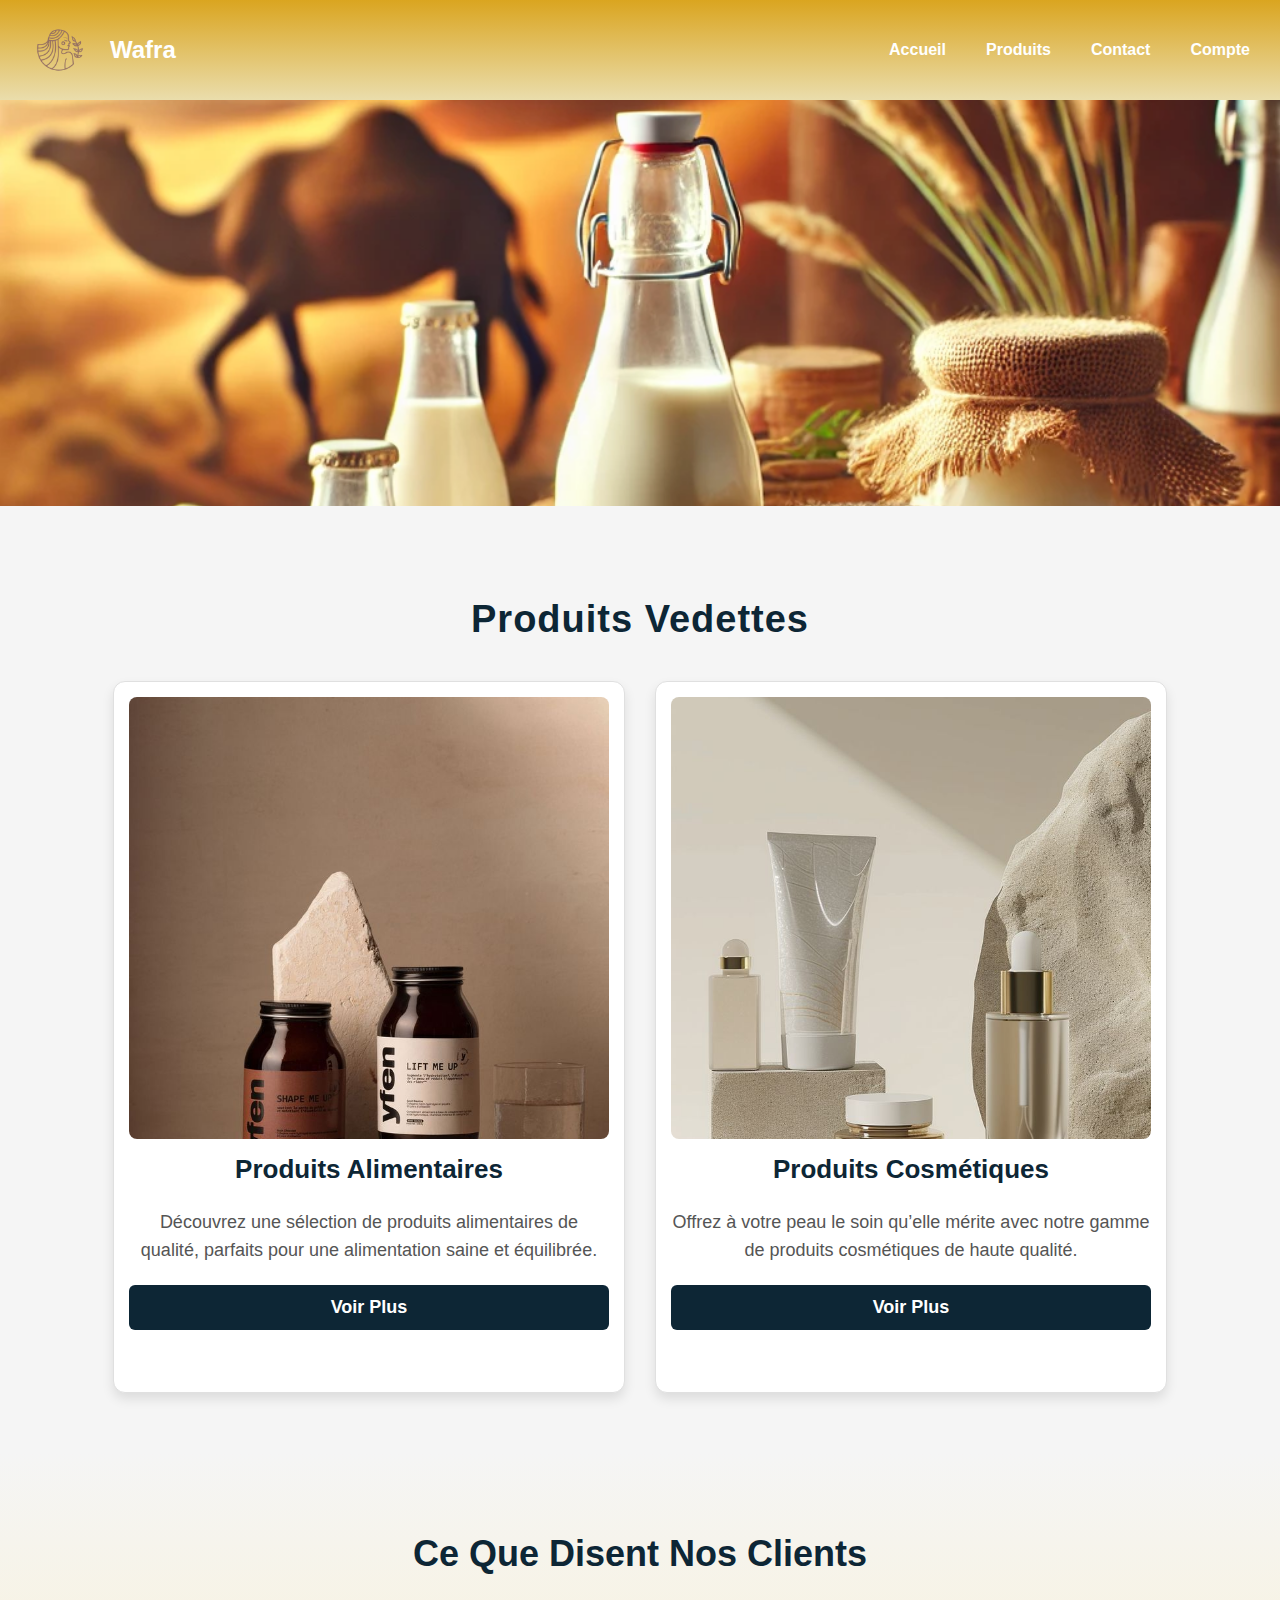
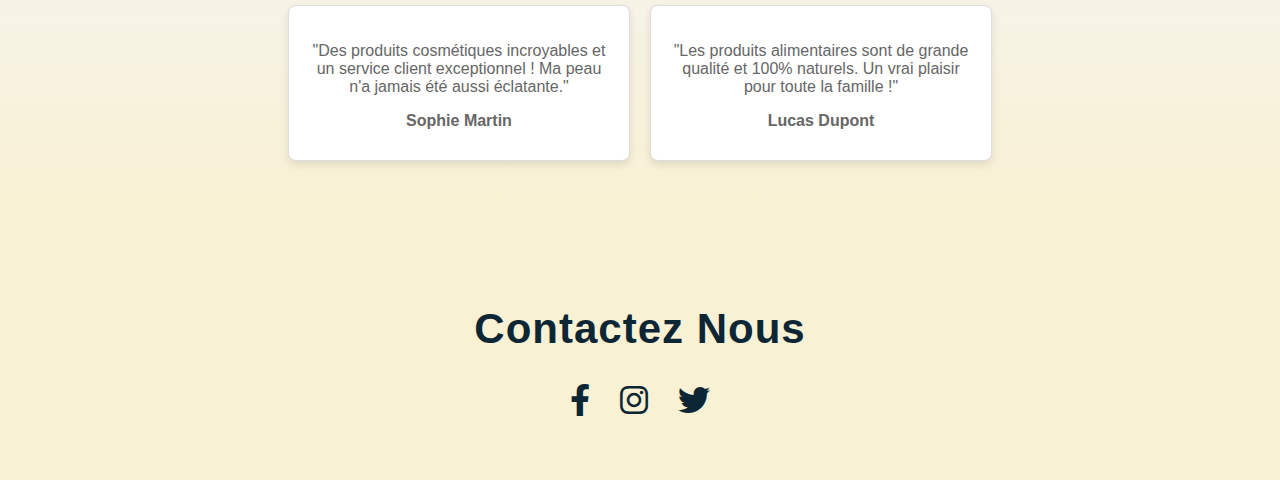
<file: HTML/index.html>
<!DOCTYPE html>
<html lang="en">
<head>
    <meta charset="UTF-8">
    <meta name="viewport" content="width=device-width, initial-scale=1.0">
    <title>Wafra</title>
    <link rel="stylesheet" href="https://cdnjs.cloudflare.com/ajax/libs/font-awesome/6.0.0-beta3/css/all.min.css">
    <link rel="stylesheet" href="../CSS/styles.css">
</head>
<body>
    <!-- navbar -->
    <nav class="navbar">
        <div class="logo">
            <img src="../images/logo.png" alt="Logo" class="logo-img">
            <span>Wafra </span>
        </div>
        <ul class="nav-links">
            <li><a href="#">Accueil</a></li>
            <li><a href="#products">Produits</a></li>
            <li><a href="#social">Contact</a></li>
            <li><a href="loginRegisterPage.html">Compte</a></li>

        </ul>
    </nav>
        
    <!-- Animation Section -->
    <div class="hero">
        <img src="../images/background.webp" alt="Hero Background" class="hero-image">
        <div class="hero-content">
            <h1>👉 Rayonnez avec <span id="dynamic-text">Éclat & Saveur</span></h1>
            <p>💄✨ Prenez soin de vous, régalez-vous – parce que vous méritez l'excellence !</p>
            <a href="Products.php" class="cta-button">Je Me Fais Plaisir !</a>
        </div>
    </div>

    <!-- Section des Produits en vedettes -->
    <section id="products" class="products-preview">
        <div class="container">
            <h2>Produits Vedettes</h2>
            <div class="product-grid">
                <!-- Alimentaires -->
                <div class="product-item">
                    <img src="../images/Alimentaires.jpg" alt="Produit Alimentaire">
                    <h3>Produits Alimentaires</h3>
                    <p>Découvrez une sélection de produits alimentaires de qualité, parfaits pour une alimentation saine et équilibrée.</p>
                    <a href="Products.php" class="cta-button">Voir Plus</a>
                </div>
                <!-- Cosmétiques -->
                <div class="product-item">
                    <img src="../images/cosmetique.jpg" alt="Produit Cosmétiques">
                    <h3>Produits Cosmétiques</h3>
                    <p>Offrez à votre peau le soin qu’elle mérite avec notre gamme de produits cosmétiques de haute qualité.</p>
                    <a href="Products.php" class="cta-button">Voir Plus</a>
                </div>
            </div>
        </div>
    </section>
    

<!-- Ce que disent Nos Client -->
    <section id="testimonials" class="testimonials">
        <div class="container">
            <h2>Ce Que Disent Nos Clients</h2>
            <div class="testimonial-grid">
                <div class="testimonial-item">
                    <p>"Des produits cosmétiques incroyables et un service client exceptionnel ! Ma peau n'a jamais été aussi éclatante."</p>
                    <p class="customer-name">Sophie Martin</p>
                </div>
                <div class="testimonial-item">
                    <p>"Les produits alimentaires sont de grande qualité et 100% naturels. Un vrai plaisir pour toute la famille !"</p>
                    <p class="customer-name">Lucas Dupont</p>
                </div>
            </div>
        </div>
    </section>

<section id="social" class="social-media">
    <div class="container">
        <h2>Contactez Nous</h2>
        <div class="social-icons">
            <a href="https://facebook.com" target="_blank" class="social-icon">
                <i class="fab fa-facebook-f"></i>
            </a>
            <a href="https://instagram.com" target="_blank" class="social-icon">
                <i class="fab fa-instagram"></i>
            </a>
            <a href="https://twitter.com" target="_blank" class="social-icon">
                <i class="fab fa-twitter"></i>
            </a>
        </div>
    </div>
</section>


<!-- Footer Section -->

    <script src="../JS/scripts.js"></script>
</body>
</html>
</file>
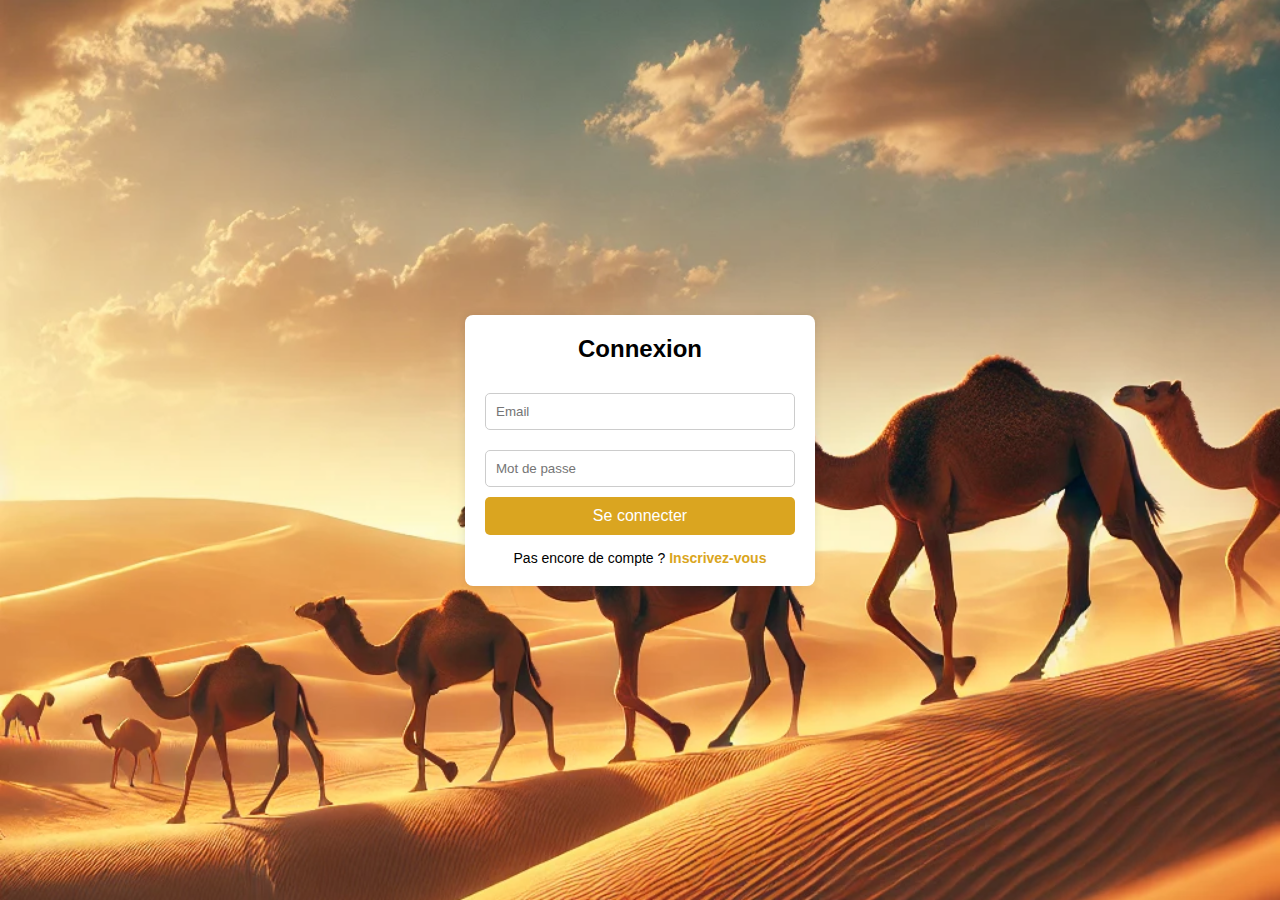
<file: HTML/loginRegisterPage.html>
<!DOCTYPE html>
<html lang="fr">
<head>
    <meta charset="UTF-8">
    <meta name="viewport" content="width=device-width, initial-scale=1.0">
    <title>Connexion & Inscription</title>
    <link rel="stylesheet" href="../CSS/loginregister.css">
</head>
<body>
    <div class="container">
        <div class="form-box">
            <h2 id="form-title">Connexion</h2>
            
            <form id="login-form" method="POST">
                <input type="email" name="email" placeholder="Email" required>
                <input type="password" name="password" placeholder="Mot de passe" required>
                <button type="submit">Se connecter</button>
                <p class="toggle-text">Pas encore de compte ? <a href="#" id="show-register">Inscrivez-vous</a></p>
            </form>

            <form id="register-form" class="hidden" method="POST">
                <input type="text" name="full_name" placeholder="Nom et prenom" required>
    <input type="email" name="email" placeholder="Email" required>
    <input type="password" name="password" placeholder="Mot de pass" required>
                <button type="submit">S'inscrire</button>
                <p class="toggle-text">Déjà un compte ? <a href="#" id="show-login">Connectez-vous</a></p>
            </form>
        </div>
    </div>

    <script src="../JS/scripts.js"></script>
</body>
</html>
</file>
<file: CSS/styles.css>
/* General Styles */
html, body {
    height: 100%;
    margin: 0;
    padding: 0;
    
}

body {
    
    display: flex;
    flex-direction: column;
    font-family: Arial, sans-serif;
    background-color: #ffffff;
    color: #333;
}



.navbar {
    display: flex;
    align-items: center;
    justify-content: space-between;
    padding: 10px 20px;
    background: linear-gradient(to bottom, #DAA520, #eaddac);
}

.logo {
    display: flex;
    align-items: center;
    color: #ffffff;
    font-size: 24px;
    font-weight: bold;
}

.logo-img {
    max-height: 80px;
    max-width: 80px;
    margin-right: 10px;
}

.nav-links {
    list-style: none;
    display: flex;
    margin: 0;
    padding: 0;
}

.nav-links li {
    margin-left: 20px;
}

.nav-links a {
    color: #ffffff;
    text-decoration: none;
    font-weight: bold;
    padding: 10px;
    transition: transform 0.3s ease-in-out, color 0.3s ease-in-out;
}

.nav-links a:hover {
    color: #e8f1f8;
    transform: scale(1.4); 
}


/* Hero Section */
.hero {
    padding: 100px 20px;
    text-align: center;
}
.hero-image {
    width: 100%; 
    height: 100%; 
    object-fit: cover; 
    position: absolute;
    top: 50%;
    left: 50%;
    transform: translate(-50%, -50%); 
    z-index: -1; 
}


.hero-content {
    position: relative;
    text-align: center;
    opacity: 0;  
    animation: fadeIn 2.5s ease-in-out forwards;
}

@keyframes fadeIn {
    0% {
        opacity: 0;
    }
    100% {
        opacity: 1;
    }
}

.hero h1 {
    color: rgba(7, 7, 7, 0.789);
    font-size: 48px;
    margin-bottom: 20px;
}

.hero p {
    color: #fbf9f9;
    font-size: 18px;
    margin-bottom: 30px;
}

.cta-button {
    background-color: #352a0d;
    color: #ffffff;
    padding: 15px 30px;
    text-decoration: none;
    font-size: 18px;
    border-radius: 5px;
}

.cta-button:hover {
    background-color: #d09d1c;
}

.products-preview {
    background: linear-gradient(to bottom, #f5f5f5, #f5f5f5);
    padding: 60px 20px;
    text-align: center;

}

.products-preview h2 {
    color: #0d2635;
    font-size: 38px;
    font-weight: bold;
    margin-bottom: 40px;
    letter-spacing: 1px;
}

.product-grid {
    display: flex;
    flex-wrap: wrap;
    justify-content: center;
    flex-direction: row ;
    gap: 30px;
}

.product-item {
    background-color: #ffffff;
    border: 1px solid #e0e0e0;
    border-radius: 12px;
    box-shadow: 0 6px 12px rgba(0, 0, 0, 0.1);
    padding: 15px;
    width: 480px;
    height: 680px;
    text-align: center;
    transition: transform 0.3s ease-in-out, box-shadow 0.3s ease-in-out;
    display: flex;
    flex-direction: column;
    justify-content: flex-start;
}

.product-item:hover {
    transform: translateY(-5px);
    box-shadow: 0 8px 16px rgba(0, 0, 0, 0.15);
}

.product-item img {
    width: 100%;
    height: 65%;
    object-fit: cover;
    border-radius: 8px;
    margin-bottom: 10px;
}

.product-item h3 {
    color: #0d2635;
    font-size: 26px;
    font-weight: 600;
    margin: 5px 0;
}

.product-item p {
    color: #555;
    font-size: 18px;
    line-height: 1.6;
    margin-bottom: 20px;
}

.cta-button {
    display: inline-block;
    background-color: #0d2635;
    color: #ffffff;
    padding: 12px 24px;
    font-size: 18px;
    font-weight: bold;
    text-decoration: none;
    border-radius: 6px;
    transition: background-color 0.3s ease-in-out;
}

.cta-button:hover {
    background-color: #1a3b50;
}


.testimonials {
    background: linear-gradient(to bottom, #f5f5f5, #f9f1d3);
    padding: 50px 20px;
    text-align: center;
}

.testimonials h2 {
    color: #0d2635;
    font-size: 36px;
    margin-bottom: 30px;
}

.testimonial-grid {
    display: flex;
    flex-wrap: wrap;
    justify-content: center;
    gap: 20px;
}

.testimonial-item {
    background-color: #ffffff;
    border: 1px solid #ddd;
    border-radius: 8px;
    box-shadow: 0 4px 8px rgba(0, 0, 0, 0.1);
    padding: 20px;
    width: 300px;
    text-align: center;
    transition: transform 0.3s ease-in-out, box-shadow 0.3s ease-in-out;

}

.testimonial-item:hover {
    transform: translateY(-5px);
    box-shadow: 0 8px 16px rgba(0, 0, 0, 0.15);
}

.testimonial-item p {
    color: #666;
    font-size: 16px;
    margin-bottom: 10px;
}

.customer-name {
    font-weight: bold;
    color: #0d2635;
}

.social-media {
    background: linear-gradient(to bottom, #f9f1d3, #f9f1d3);
    padding: 60px 20px;
    text-align: center;
}

.social-media h2 {
    color: #0d2635;
    font-size: 42px;
    font-weight: 700; 
    margin-bottom: 30px;
    letter-spacing: 1px; 
}

.social-icons {
    display: flex;
    justify-content: center;
    gap: 30px;
    margin-top: 20px; 
}

.social-icon {
    color: #0d2635;
    font-size: 32px; 
    text-decoration: none;
    transition: color 0.3s ease, transform 0.3s ease;
}

.social-icon:hover {
    color: #1a4560;
    transform: scale(1.1); 
}


footer {
    background: linear-gradient(to bottom, #f9f1d3, #DAA520);
    color: #ffffff;
    text-align: center;
    padding: 20px;
    width: 100%;
}

#scrollTopBtn {
    display: none;
    position: fixed;
    bottom: 20px;
    right: 30px;
    z-index: 99;
    font-size: 18px;
    background-color: #0d2635;
    color: white;
    border: none;
    padding: 15px;
    border-radius: 10px;
    cursor: pointer;
}

#scrollTopBtn:hover {
    background-color: #1a4560;
}

#dynamic-text {
    display: inline-block;
    font-weight: bold;
    transition: transform 0.6s ease, opacity 0.6s ease;
}

.fade-out-scale {
    opacity: 0;
    transform: scale(0.8);
}

.fade-in-scale {
    opacity: 1;
    transform: scale(1.1);
}
</file>
<file: CSS/loginregister.css>
* {
    margin: 0;
    padding: 0;
    box-sizing: border-box;
    font-family: Arial, sans-serif;
}

body {
    background-image: url('../images/loginbackground.webp'); 
    background-size: cover;
    background-position: center;
    background-repeat: no-repeat;
    height: 100vh;
    display: flex;
    justify-content: center;
    align-items: center;
    margin: 0;
}

.container {
    width: 350px;
    background: #fff;
    padding: 20px;
    box-shadow: 0 0 10px rgba(0, 0, 0, 0.1);
    border-radius: 8px;
}

.form-box {
    text-align: center;
}

h2 {
    margin-bottom: 20px;
}

input {
    width: 100%;
    padding: 10px;
    margin: 10px 0;
    border: 1px solid #ccc;
    border-radius: 5px;
}

button {
    width: 100%;
    padding: 10px;
    background: #DAA520;
    border: none;
    color: #fff;
    font-size: 16px;
    cursor: pointer;
    border-radius: 5px;
}

button:hover {
    background: #b8860b;
}

.toggle-text {
    margin-top: 15px;
    font-size: 14px;
}

.toggle-text a {
    color: #DAA520;
    text-decoration: none;
    font-weight: bold;
}

.hidden {
    display: none;
}
</file>
